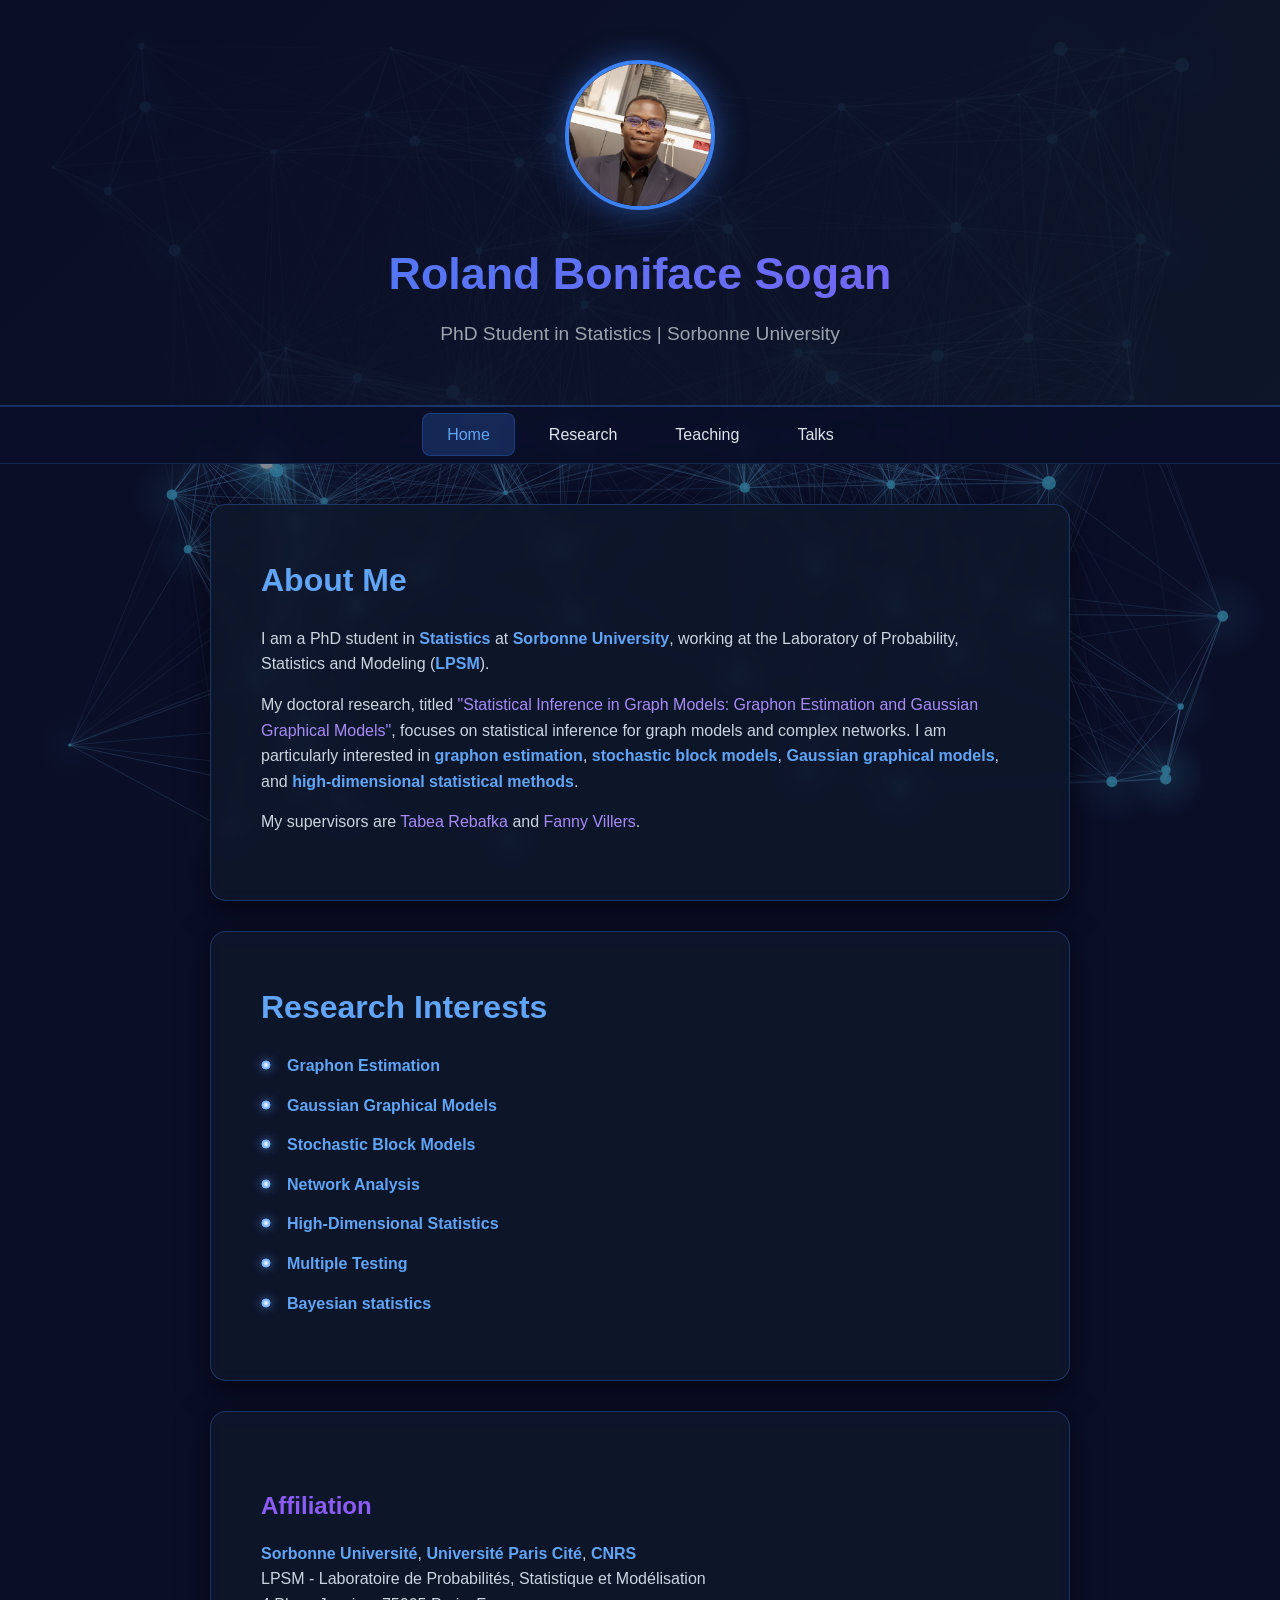
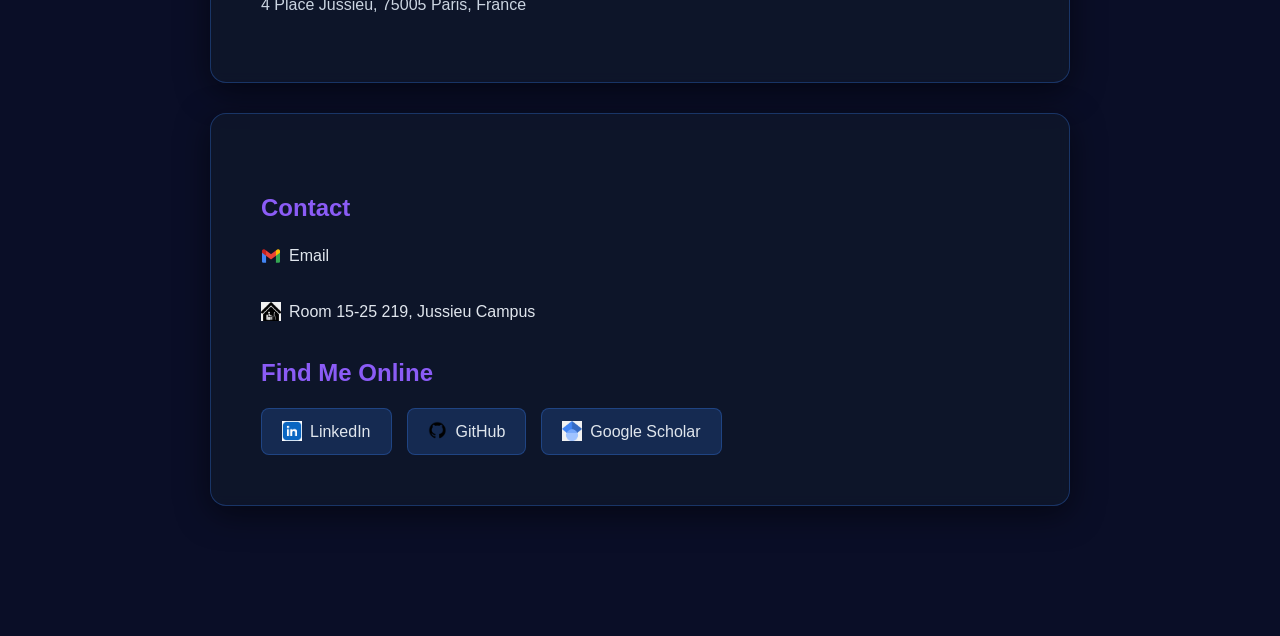
<file: index.html>
<!DOCTYPE html>
<html lang="en">
<head>
  <meta charset="UTF-8">
  <title>Roland Boniface Sogan | PhD Student in Statistics | Sorbonne University</title>

  <meta name="description" content="Official academic website of Roland Boniface Sogan, PhD student in Statistics at Sorbonne University. Research on Gaussian graphical models, graphon inference, and high-dimensional network models.">
  <link rel="canonical" href="https://rolandbonifacesogan.github.io/">

  <meta property="og:title" content="Roland Boniface Sogan | PhD Student in Statistics">
  <meta property="og:description" content="Research on Gaussian graphical models, graphon inference and high-dimensional network statistics.">
  <meta property="og:type" content="website">
  <meta property="og:url" content="https://rolandbonifacesogan.github.io/">
  <meta property="og:image" content="https://rolandbonifacesogan.github.io/assets/maphoto_web.jpg">

  <meta name="twitter:card" content="summary">
  <meta name="twitter:title" content="Roland Boniface Sogan | PhD Student in Statistics">
  <meta name="twitter:description" content="Research on Gaussian graphical models and graphon inference.">
  <meta name="twitter:image" content="https://rolandbonifacesogan.github.io/assets/profile.jpg">

  <meta name="viewport" content="width=device-width, initial-scale=1.0">

  <link rel="stylesheet" href="assets/css/site.css">
  <link rel="stylesheet" href="assets/css/background-network.css">
</head>
<body>
  <canvas id="bgNetworkCanvas"></canvas>

  <header>
    <img src="assets/maphoto_web.jpg" alt="Roland Boniface Sogan" class="profile-pic">
    <h1>Roland Boniface Sogan</h1>
    <p>PhD Student in Statistics | Sorbonne University</p>
  </header>

  <nav>
    <ul>
      <li><a href="index.html" class="active">Home</a></li>
      <li><a href="research.html">Research</a></li>
      <!-- <li><a href="publications.html">Publications</a></li> -->
      <li><a href="teaching.html">Teaching</a></li>
      <li><a href="conferences.html">Talks</a></li>
    </ul>
  </nav>

  <main>
    <div class="card">
      <h2>About Me</h2>
      <p>
        I am a PhD student in <strong>Statistics</strong> at <strong>Sorbonne University</strong>,
        working at the Laboratory of Probability, Statistics and Modeling (<strong>LPSM</strong>).
      </p>
      <p>
        My doctoral research, titled <em>"Statistical Inference in Graph Models: Graphon Estimation
        and Gaussian Graphical Models"</em>, focuses on statistical inference for graph models and
        complex networks. I am particularly interested in <strong>graphon estimation</strong>,
        <strong>stochastic block models</strong>, <strong>Gaussian graphical models</strong>,
        and <strong>high-dimensional statistical methods</strong>.
      </p>
      <p>My supervisors are <em>Tabea Rebafka</em> and <em>Fanny Villers</em>.</p>
    </div>

    <div class="card">
      <h2>Research Interests</h2>
      <ul class="research-list">
        <li><strong>Graphon Estimation</strong></li>
        <li><strong>Gaussian Graphical Models</strong></li>
        <li><strong>Stochastic Block Models</strong></li>
        <li><strong>Network Analysis</strong></li>
        <li><strong>High-Dimensional Statistics</strong></li>
        <li><strong>Multiple Testing </strong></li>
        <li><strong>Bayesian statistics</strong></li>
      </ul>
    </div>

    <div class="card">
      <h3>Affiliation</h3>
      <p>
        <strong>Sorbonne Université</strong>, <strong>Université Paris Cité</strong>, <strong>CNRS</strong><br>
        LPSM - Laboratoire de Probabilités, Statistique et Modélisation<br>
        4 Place Jussieu, 75005 Paris, France
      </p>
    </div>

    <div class="card">
      <h3>Contact</h3>
      <p>
        <a href="mailto:roland-boniface.sogan@sorbonne-universite.fr" class="icon-link">
          <img src="assets/icons/logo-mail.png" alt="Email" class="icon">
          Email
        </a><br><br>

        <span class="icon-link">
          <img src="assets/icons/logo-room.png" alt="Room" class="icon">
          Room 15-25 219, Jussieu Campus
        </span>
      </p>

      <h3>Find Me Online</h3>
      <ul class="links">
        <li>
          <a href="https://www.linkedin.com/in/roland-boniface-sogan" target="_blank" rel="noopener" class="icon-link">
            <img src="assets/icons/logo-linkedin.png" alt="LinkedIn" class="icon">
            LinkedIn
          </a>
        </li>
        <li>
          <a href="https://github.com/RolandBonifaceSogan" target="_blank" rel="noopener" class="icon-link">
            <img src="assets/icons/logo-github.png" alt="GitHub" class="icon">
            GitHub
          </a>
        </li>
        <li>
          <a href="https://scholar.google.com/citations?user=7NkZxxMAAAAJ"
             target="_blank" rel="noopener" class="icon-link">
          <img src="assets/icons/logo-scholar.png" alt="Google Scholar" class="icon">
            Google Scholar
          </a>
        </li>
      </ul>
    </div>
  </main>

  <script src="assets/js/background-network.js" defer></script>
</body>
</html>
</file>
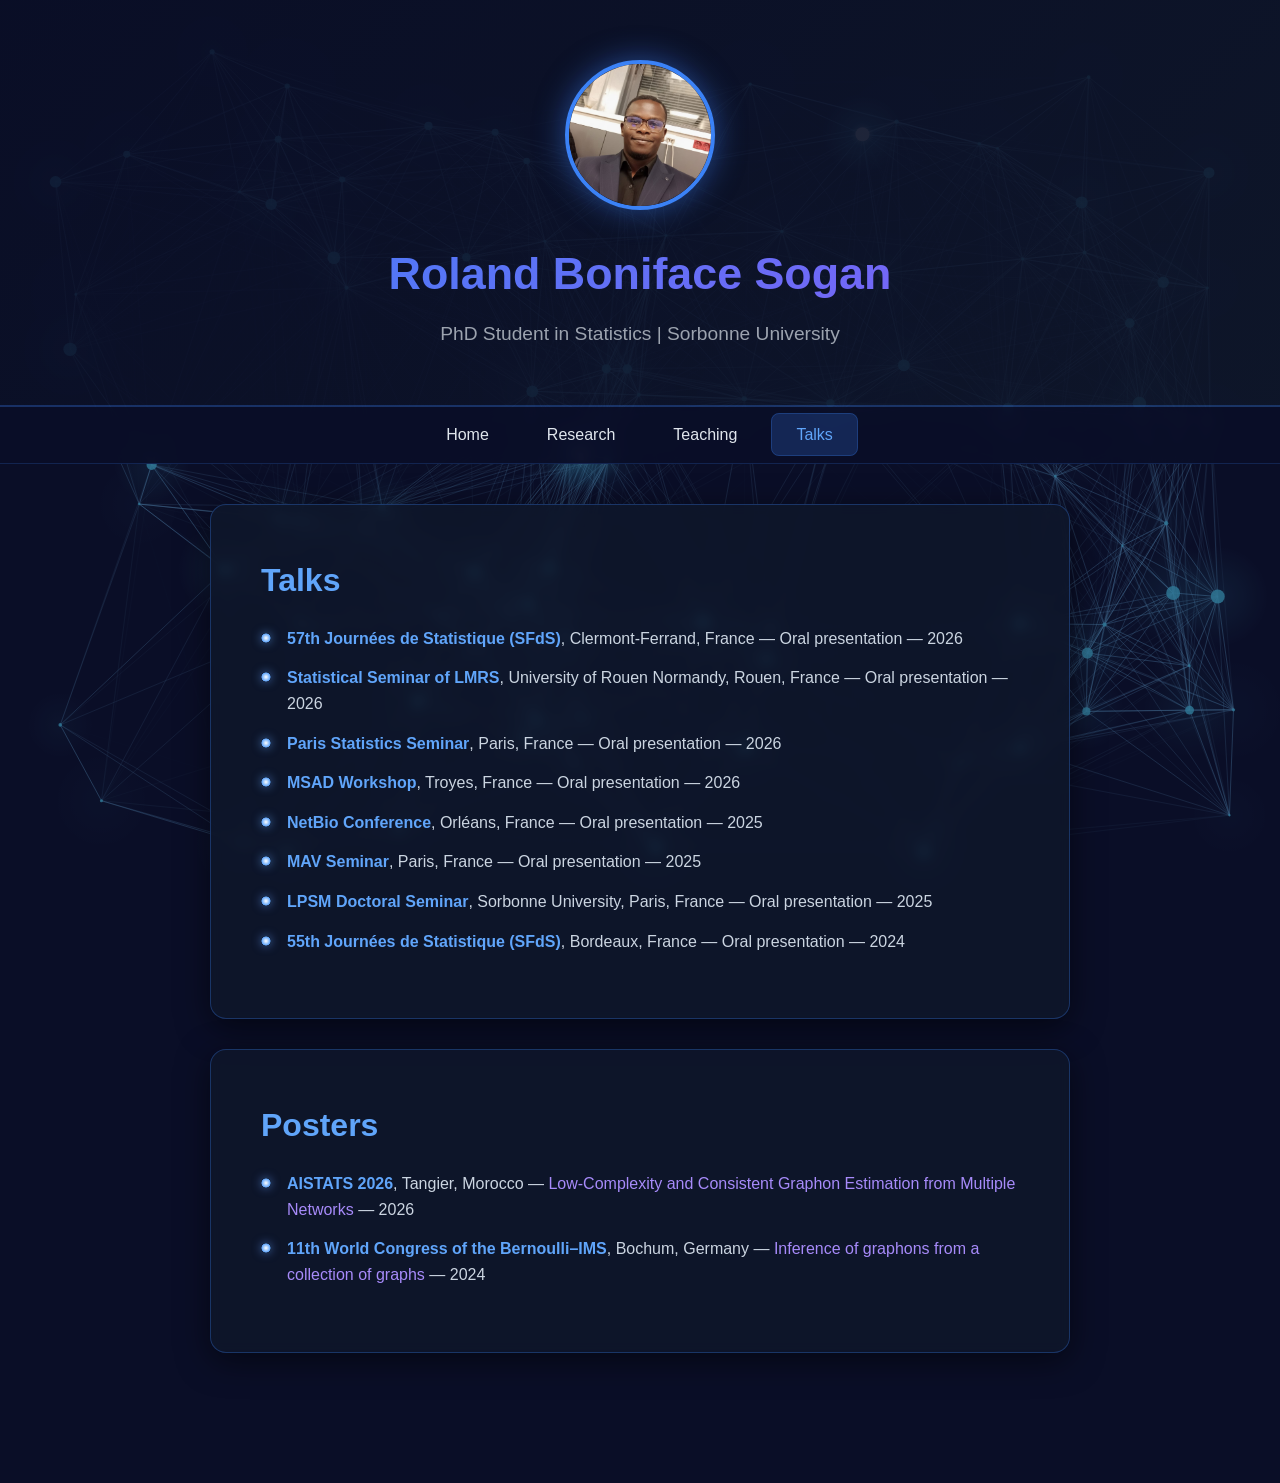
<file: conferences.html>
<!DOCTYPE html>
<html lang="en">
<head>
  <meta charset="UTF-8">
  <title>Talks |Roland Boniface Sogan | PhD Student in Statistics | Sorbonne University</title>

 <meta name="description" content="Official academic website of Roland Boniface Sogan, PhD student in Statistics at Sorbonne University. Research on Gaussian graphical models, graphon inference, and high-dimensional network models.">

 <link rel="canonical" href="https://RolandBonifaceSogan.github.io/">

 <meta property="og:title" content="Roland  Sogan |Roland Boniface Sogan | PhD Student in Statistics">
 <meta property="og:description" content="Research on Gaussian graphical models, graphon inference and high-dimensional network statistics.">
 <meta property="og:type" content="website">
 <meta property="og:url" content="https://RolandBonifaceSogan.github.io/">
 <meta property="og:image" content="https://RolandBonifaceSogan.github.io/assets/maphoto_web.jpg">

 <meta name="twitter:card" content="summary">
 <meta name="twitter:title" content="Roland Sogan |Roland Boniface Sogan | PhD Student in Statistics">
 <meta name="twitter:description" content="Research on Gaussian graphical models and graphon inference.">
 <meta name="twitter:image" content="https://RolandBonifaceSogan.github.io/assets/maphoto_web.jpg">
  <title>Roland Boniface Sogan - PhD Student in Statistics</title>
  <meta name="viewport" content="width=device-width, initial-scale=1.0">


  <link rel="stylesheet" href="assets/css/site.css">
  <link rel="stylesheet" href="assets/css/background-network.css">
</head>

<body>

<canvas id="bgNetworkCanvas"></canvas>

<header>
  <img src="assets/maphoto_web.jpg" alt="Roland Boniface Sogan" class="profile-pic">
  <h1>Roland Boniface Sogan</h1>
  <p>PhD Student in Statistics | Sorbonne University</p>
</header>

<nav>
  <ul>
    <li><a href="index.html">Home</a></li>
    <li><a href="research.html">Research</a></li>
    <li><a href="teaching.html">Teaching</a></li>
    <li><a href="conferences.html" class="active">Talks</a></li>
  </ul>
</nav>

<main>

    <div class="card">
    <h2>Talks</h2>
    <ul class="research-list">
      <li><strong>57th Journées de Statistique (SFdS)</strong>, Clermont-Ferrand, France — Oral presentation — 2026</li>
      <li><strong>Statistical Seminar of LMRS</strong>, University of Rouen Normandy, Rouen, France — Oral presentation — 2026</li>
      <li><strong>Paris Statistics Seminar</strong>, Paris, France — Oral presentation — 2026</li>
      <li><strong>MSAD Workshop</strong>, Troyes, France — Oral presentation — 2026</li>
      <li><strong>NetBio Conference</strong>, Orléans, France — Oral presentation — 2025</li>
      <li><strong>MAV Seminar</strong>, Paris, France — Oral presentation — 2025</li>
      <li><strong>LPSM Doctoral Seminar</strong>, Sorbonne University, Paris, France — Oral presentation — 2025</li>
      <li><strong>55th Journées de Statistique (SFdS)</strong>, Bordeaux, France — Oral presentation — 2024</li>
    </ul>
  </div>

  <div class="card">
    <h2>Posters</h2>
    <ul class="research-list">
      <li><strong>AISTATS 2026</strong>, Tangier, Morocco — <em>Low-Complexity and Consistent Graphon Estimation from Multiple Networks</em> — 2026</li>
      <li><strong>11th World Congress of the Bernoulli–IMS</strong>, Bochum, Germany — <em>Inference of graphons from a collection of graphs</em> — 2024</li>
    </ul>
  </div>
</main>

<script src="assets/js/background-network.js" defer></script>

</body>
</html>
</file>
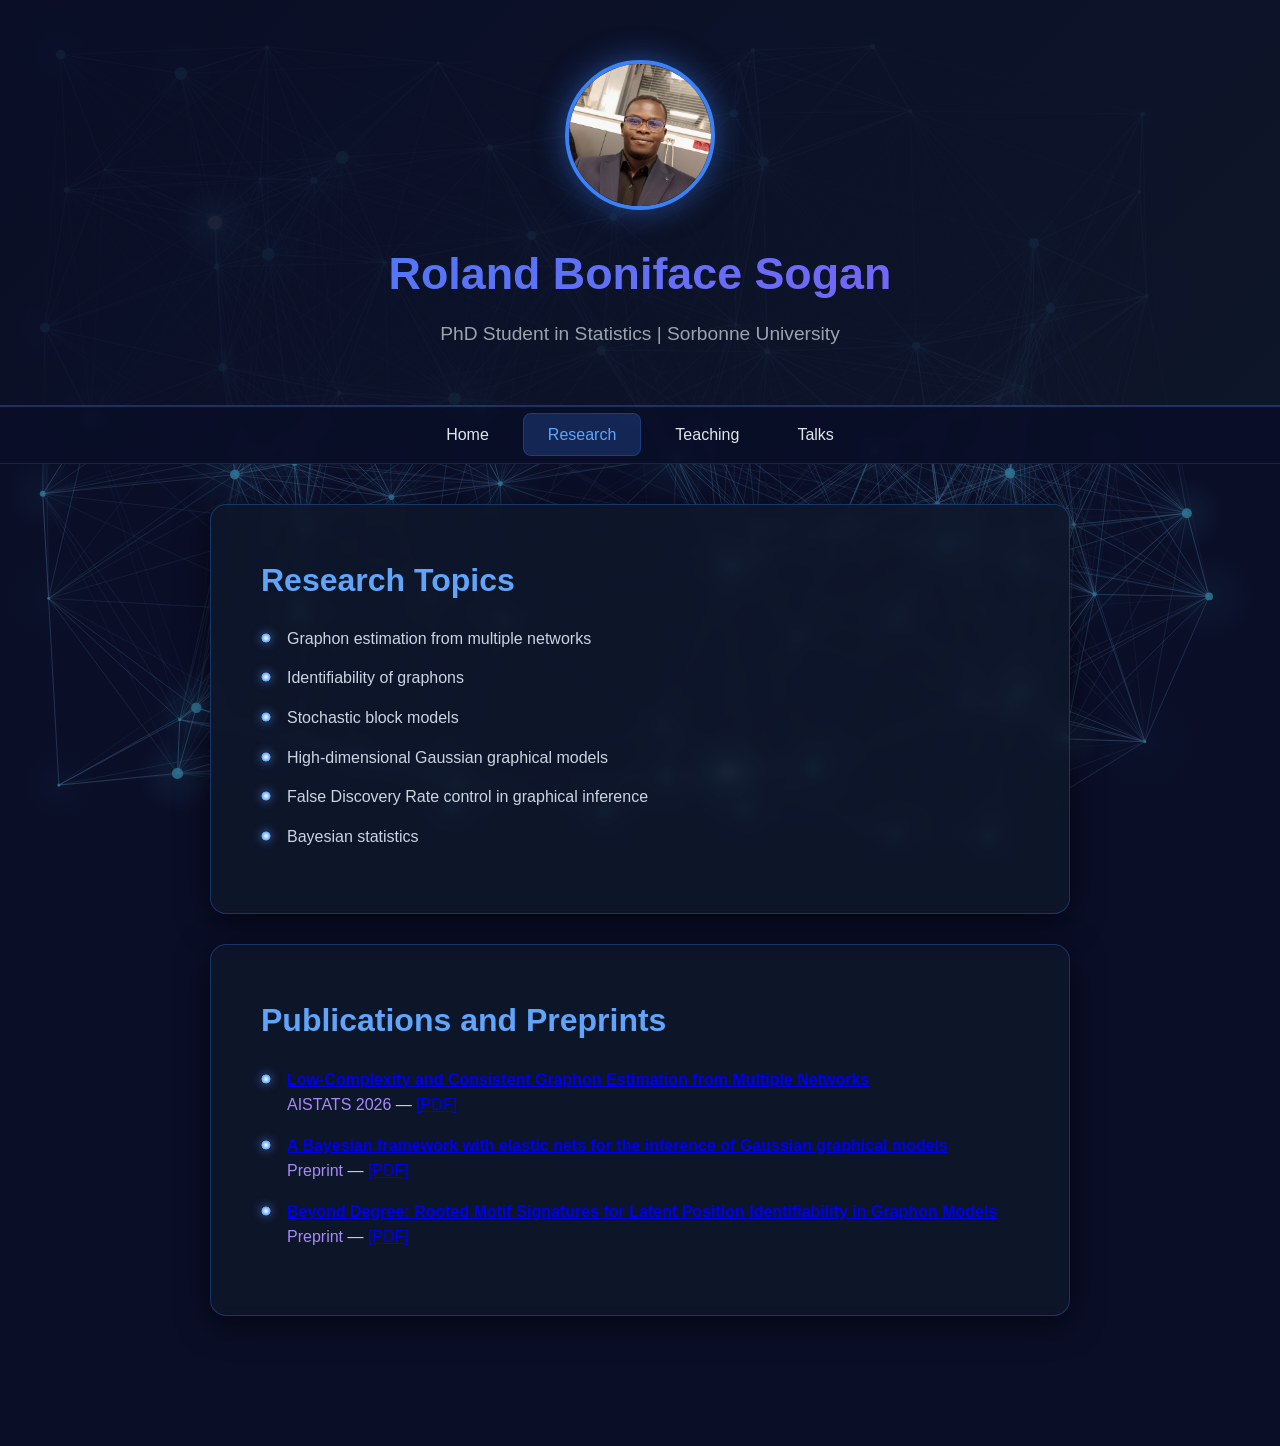
<file: research.html>
<!DOCTYPE html>
<html lang="en">
<head>
  <meta charset="UTF-8">
  <title>Research |Roland Boniface Sogan | PhD Student in Statistics | Sorbonne University</title>

 <meta name="description" content="Official academic website of Roland Boniface Sogan, PhD student in Statistics at Sorbonne University. Research on Gaussian graphical models, graphon inference, and high-dimensional network models.">

 <link rel="canonical" href="https://RolandBonifaceSogan.github.io/">

 <meta property="og:title" content="Roland  Sogan |Roland Boniface Sogan | PhD Student in Statistics">
 <meta property="og:description" content="Research on Gaussian graphical models, graphon inference and high-dimensional network statistics.">
 <meta property="og:type" content="website">
 <meta property="og:url" content="https://RolandBonifaceSogan.github.io/">
 <meta property="og:image" content="https://RolandBonifaceSogan.github.io/assets/maphoto_web.jpg">

 <meta name="twitter:card" content="summary">
 <meta name="twitter:title" content="Roland Sogan |Roland Boniface Sogan | PhD Student in Statistics">
 <meta name="twitter:description" content="Research on Gaussian graphical models and graphon inference.">
 <meta name="twitter:image" content="https://RolandBonifaceSogan.github.io/assets/maphoto_web.jpg">
  <title>Roland Boniface Sogan - PhD Student in Statistics</title>
  <meta name="viewport" content="width=device-width, initial-scale=1.0">

  <link rel="stylesheet" href="assets/css/site.css">
  <link rel="stylesheet" href="assets/css/background-network.css">
</head>

<body>

<canvas id="bgNetworkCanvas"></canvas>

<header>
  <img src="assets/maphoto_web.jpg" alt="Roland Boniface Sogan" class="profile-pic">
  <h1>Roland Boniface Sogan</h1>
  <p>PhD Student in Statistics | Sorbonne University</p>
</header>

<nav>
  <ul>
    <li><a href="index.html">Home</a></li>
    <li><a href="research.html" class="active">Research</a></li>
    <li><a href="teaching.html">Teaching</a></li>
    <li><a href="conferences.html">Talks</a></li>
  </ul>
</nav>

<main>

  <div class="card">
    <h2>Research Topics</h2>
    <ul class="research-list">
      <li>Graphon estimation from multiple networks</li>
      <li>Identifiability of graphons</li>
      <li>Stochastic block models</li>
      <li>High-dimensional Gaussian graphical models</li>
      <li>False Discovery Rate control in graphical inference</li>
      <li>Bayesian statistics</li>
    </ul>
  </div>


  <div class="card">
  <h2>Publications and Preprints</h2>

  <ul class="research-list">
    <li>
      <p>
        <strong>
          <a href="static/files/JGS.pdf" target="_blank">
            Low-Complexity and Consistent Graphon Estimation from Multiple Networks
          </a>
        </strong><br>
        <em>AISTATS 2026</em> — <a href="static/files/JGS.pdf" target="_blank">[PDF]</a>
      </p>
    </li>

    <li>
      <p>
        <strong>
          <a href="static/files/preprintAvril.pdf" target="_blank">
            A Bayesian framework with elastic nets for the inference of Gaussian graphical models
          </a>
        </strong><br>
        <em>Preprint</em> — <a href="static/files/preprintAvril.pdf" target="_blank">[PDF]</a>
      </p>
    </li>
    <li>
      <p>
        <strong>
          <a href="static/files/preprintAvril.pdf" target="_blank">
            Beyond Degree: Rooted Motif Signatures for Latent Position Identifiability in Graphon Models
          </a>
        </strong><br>
        <em>Preprint</em> — <a href="static/files/signatureIdentifiability.pdf" target="_blank">[PDF]</a>
      </p>
    </li>
  </ul>
</div>

</main>

<script src="assets/js/background-network.js" defer></script>

</body>
</html>
</file>
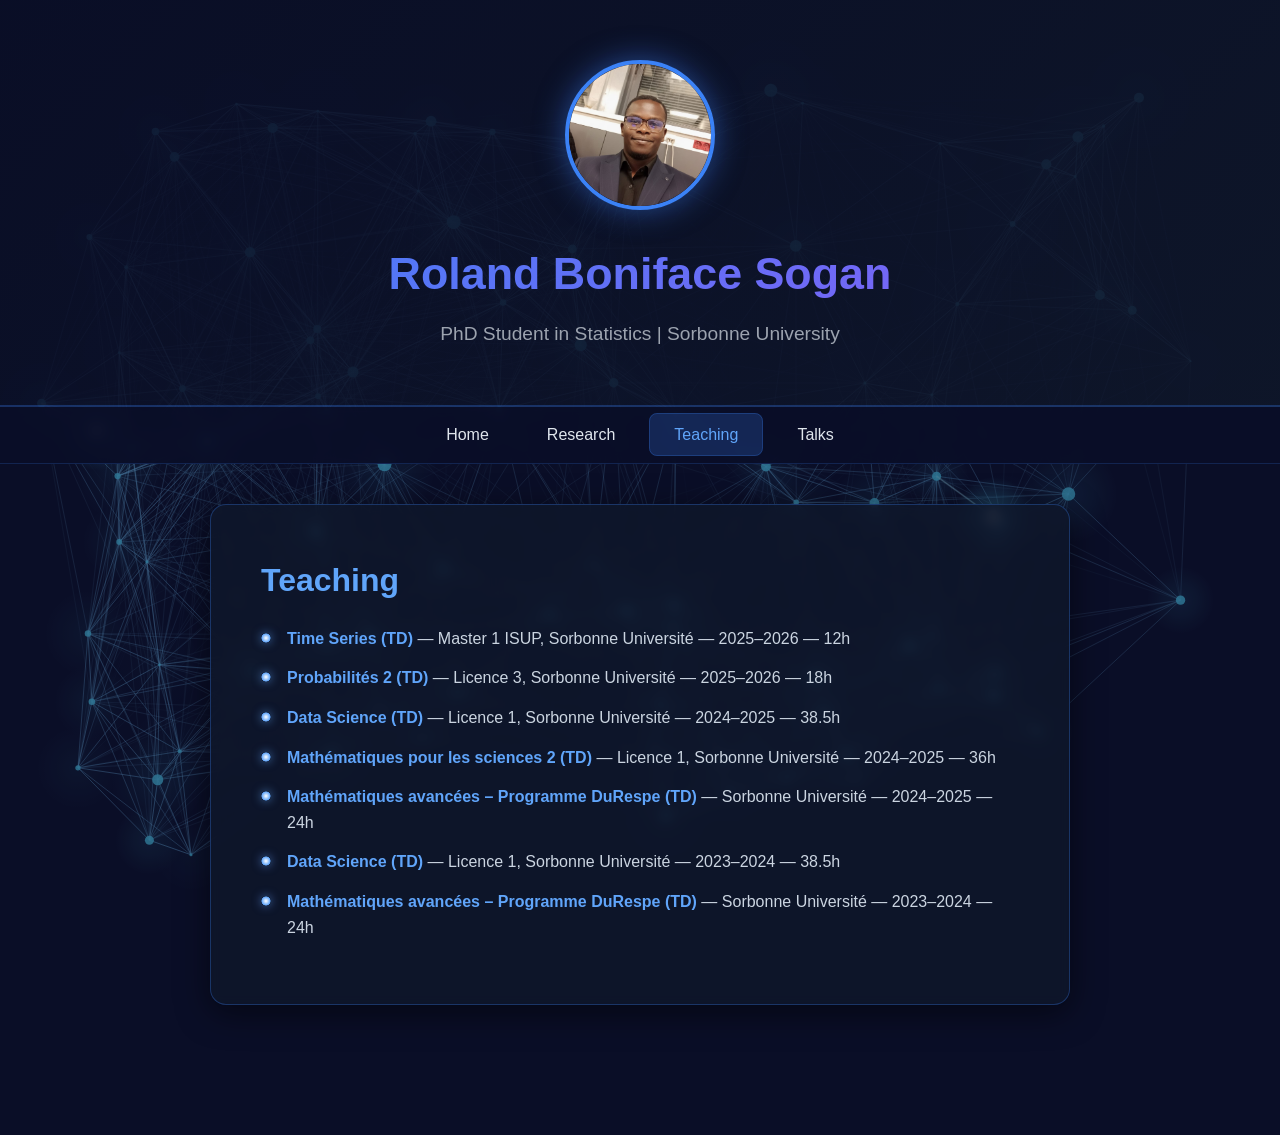
<file: teaching.html>
<!DOCTYPE html>
<html lang="en">
<head>
  <meta charset="UTF-8">
  <title>Teaching |Roland Boniface Sogan | PhD Student in Statistics | Sorbonne University</title>

 <meta name="description" content="Official academic website of Roland Boniface Sogan, PhD student in Statistics at Sorbonne University. Research on Gaussian graphical models, graphon inference, and high-dimensional network models.">

 <link rel="canonical" href="https://RolandBonifaceSogan.github.io/">

 <meta property="og:title" content="Roland  Sogan |Roland Boniface Sogan | PhD Student in Statistics">
 <meta property="og:description" content="Research on Gaussian graphical models, graphon inference and high-dimensional network statistics.">
 <meta property="og:type" content="website">
 <meta property="og:url" content="https://RolandBonifaceSogan.github.io/">
 <meta property="og:image" content="https://RolandBonifaceSogan.github.io/assets/maphoto_web.jpg">

 <meta name="twitter:card" content="summary">
 <meta name="twitter:title" content="Roland Sogan |Roland Boniface Sogan | PhD Student in Statistics">
 <meta name="twitter:description" content="Research on Gaussian graphical models and graphon inference.">
 <meta name="twitter:image" content="https://RolandBonifaceSogan.github.io/assets/maphoto_web.jpg">
  <title>Roland Boniface Sogan - PhD Student in Statistics</title>
  <meta name="viewport" content="width=device-width, initial-scale=1.0">


  <link rel="stylesheet" href="assets/css/site.css">
  <link rel="stylesheet" href="assets/css/background-network.css">
</head>

<body>

<canvas id="bgNetworkCanvas"></canvas>

<header>
  <img src="assets/maphoto_web.jpg" alt="Roland Boniface Sogan" class="profile-pic">
  <h1>Roland Boniface Sogan</h1>
  <p>PhD Student in Statistics | Sorbonne University</p>
</header>

<nav>
  <ul>
    <li><a href="index.html">Home</a></li>
    <li><a href="research.html">Research</a></li>
    <li><a href="teaching.html" class="active">Teaching</a></li>
    <li><a href="conferences.html">Talks</a></li>
  </ul>
</nav>

<main>

  <div class="card">
    <h2>Teaching</h2>
    <ul class="research-list">
      <li>
        <strong>Time Series (TD)</strong> — Master 1 ISUP, Sorbonne Université — 2025–2026 — 12h
      </li>
      <li>
        <strong>Probabilités 2 (TD)</strong> — Licence 3, Sorbonne Université — 2025–2026 — 18h
      </li>
      <li>
        <strong>Data Science (TD)</strong> — Licence 1, Sorbonne Université — 2024–2025 — 38.5h
      </li>
      <li>
        <strong>Mathématiques pour les sciences 2 (TD)</strong> — Licence 1, Sorbonne Université — 2024–2025 — 36h
      </li>
      <li>
        <strong>Mathématiques avancées – Programme DuRespe (TD)</strong> — Sorbonne Université — 2024–2025 — 24h
      </li>
      <li>
        <strong>Data Science (TD)</strong> — Licence 1, Sorbonne Université — 2023–2024 — 38.5h
      </li>
      <li>
        <strong>Mathématiques avancées – Programme DuRespe (TD)</strong> — Sorbonne Université — 2023–2024 — 24h
      </li>
    </ul>
  </div>

</main>

<script src="assets/js/background-network.js" defer></script>

</body>
</html>
</file>
<file: assets/css/site.css>
* { margin: 0; padding: 0; box-sizing: border-box; }

body {
  font-family: 'Segoe UI', Tahoma, Geneva, Verdana, sans-serif;
  background: #0a0e27;
  color: #e0e6ed;
  line-height: 1.6;
  overflow-x: hidden;
}

/* Header */
header {
  text-align: center;
  padding: 60px 20px 40px;
  background: linear-gradient(135deg, rgba(10, 14, 39, 0.85), rgba(15, 23, 42, 0.85));
  border-bottom: 2px solid rgba(59, 130, 246, 0.3);
}

.profile-pic {
  width: 150px;
  height: 150px;
  border-radius: 50%;
  object-fit: cover;
  border: 4px solid #3b82f6;
  box-shadow: 0 0 30px rgba(59, 130, 246, 0.5);
  margin-bottom: 20px;
  transition: transform 0.3s ease;
}
.profile-pic:hover { transform: scale(1.05); }

header h1 {
  font-size: 2.8em;
  font-weight: 700;
  background: linear-gradient(135deg, #3b82f6, #8b5cf6);
  -webkit-background-clip: text;
  -webkit-text-fill-color: transparent;
  margin-bottom: 10px;
}
header p { font-size: 1.2em; color: #9ca3af; }

/* Nav */
nav {
  position: sticky;
  top: 0;
  background: rgba(10, 14, 39, 0.95);
  padding: 15px 0;
  z-index: 1000;
  border-bottom: 1px solid rgba(59, 130, 246, 0.2);
  backdrop-filter: blur(6px);
}

nav ul {
  display: flex;
  justify-content: center;
  flex-wrap: wrap;
  list-style: none;
  gap: 10px;
}

nav li a {
  padding: 12px 24px;
  color: #e0e6ed;
  text-decoration: none;
  border-radius: 8px;
  transition: all 0.3s ease;
}
nav li a:hover {
  background: rgba(59, 130, 246, 0.2);
  color: #60a5fa;
}

/* Optional: active page styling (add class="active" in the HTML) */
nav a.active {
  background: rgba(59,130,246,0.22);
  color: #60a5fa;
  border: 1px solid rgba(59,130,246,0.25);
}

/* Main layout */
main {
  max-width: 900px;
  margin: 40px auto;
  padding: 0 20px 60px;
}

/* Cards */
.card {
  background: rgba(15, 23, 42, 0.86); /* a bit transparent so the bg shows */
  border: 1px solid rgba(59, 130, 246, 0.3);
  border-radius: 16px;
  padding: 50px;
  margin-bottom: 30px;
  box-shadow: 0 8px 32px rgba(0, 0, 0, 0.5);
  backdrop-filter: blur(6px);
}

h2 { font-size: 2em; color: #60a5fa; margin-bottom: 20px; }
h3 { font-size: 1.5em; color: #8b5cf6; margin: 25px 0 15px; }

p { color: #cbd5e1; margin-bottom: 15px; }
strong { color: #60a5fa; }
em { color: #a78bfa; font-style: normal; }

/* Links list */
ul.links {
  list-style: none;
  display: flex;
  gap: 15px;
  flex-wrap: wrap;
  padding: 0;
}

ul.links li a {
  padding: 10px 20px;
  background: rgba(59, 130, 246, 0.2);
  border: 1px solid rgba(59, 130, 246, 0.3);
  border-radius: 8px;
  color: #e0e6ed;
  text-decoration: none;
  transition: all 0.3s;
}
ul.links li a:hover {
  background: rgba(59, 130, 246, 0.4);
  transform: scale(1.05);
}

/* Icon links */
.icon-link {
  display: inline-flex;
  align-items: center;
  gap: 8px;
  text-decoration: none;
  color: #e0e6ed;
  font-weight: 500;
}

.icon {
  width: 20px;
  height: 20px;
  object-fit: contain;
}

.icon-link:hover { color: #60a5fa; }

/* Research list (no emojis) */
.research-list {
  list-style: none;
  padding: 0;
  margin: 0;
}
.research-list li {
  position: relative;
  padding-left: 26px;
  margin-bottom: 14px;
  color: #cbd5e1;
}
.research-list li::before {
  content: "";
  position: absolute;
  left: 0;
  top: 7px;
  width: 10px;
  height: 10px;
  border-radius: 50%;
  background: radial-gradient(circle, #ffffff 0%, #60a5fa 60%, transparent 70%);
  box-shadow: 0 0 10px rgba(96,165,250,0.6);
}
</file>
<file: assets/css/background-network.css>
/* Full-page animated background canvas */
#bgNetworkCanvas {
  position: fixed;
  inset: 0;
  width: 100vw;
  height: 100vh;
  z-index: 0;
  opacity: 0.50;
  mix-blend-mode: screen;
  pointer-events: none;
}

/* Make sure content is above the background */
header, nav, main {
  position: relative;
  z-index: 2;
}
</file>
